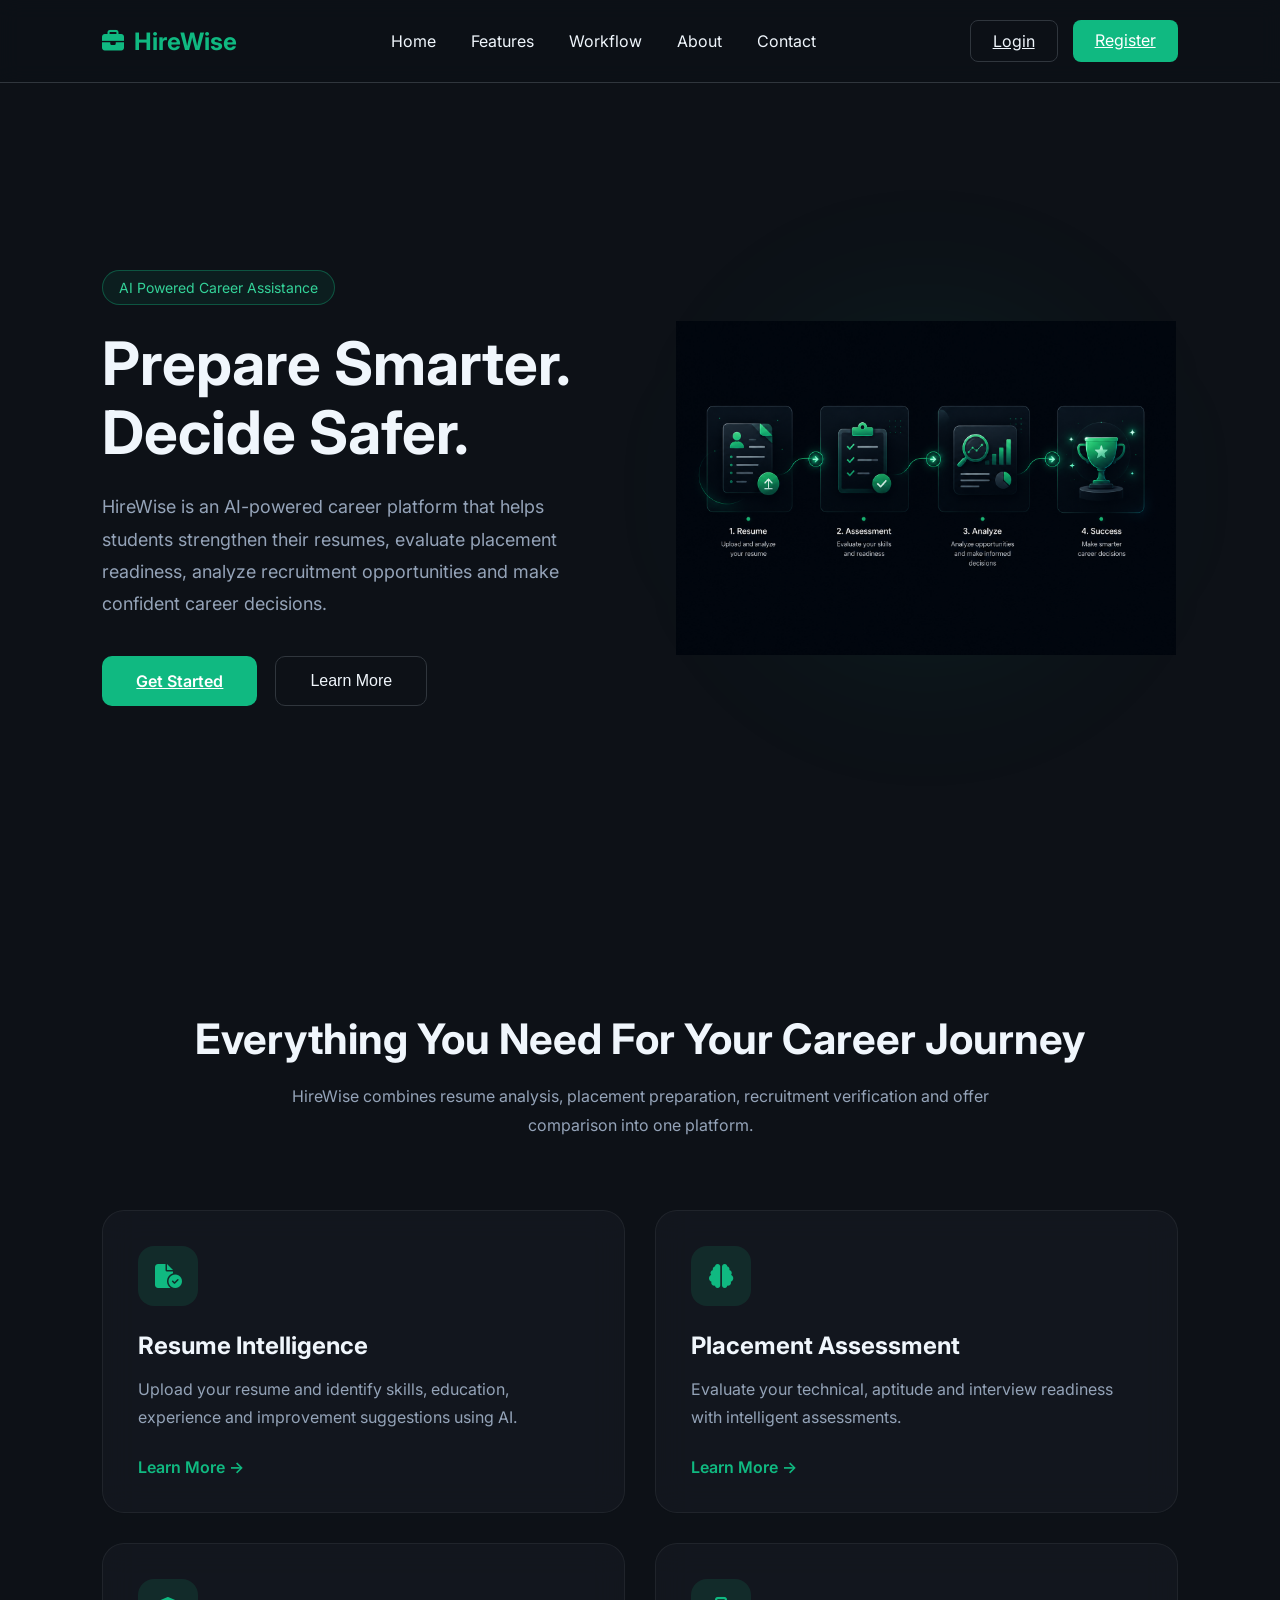
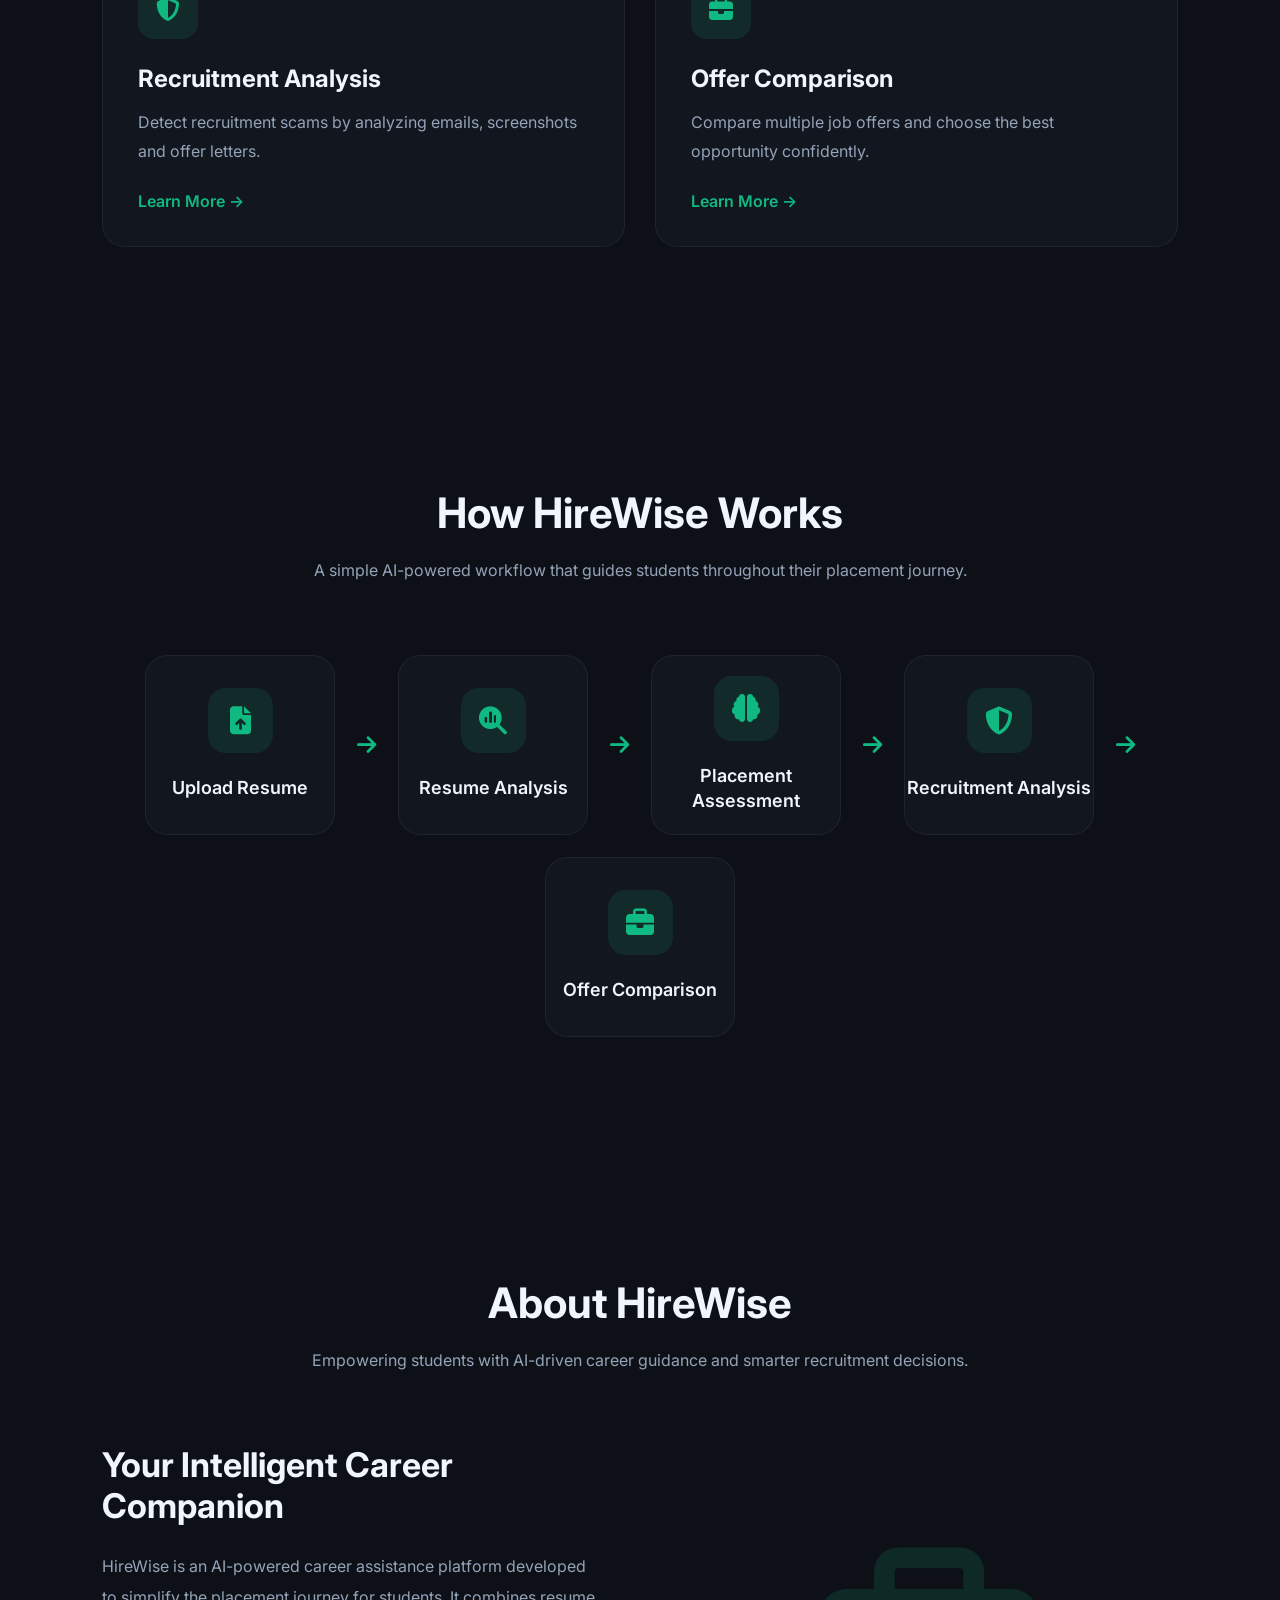
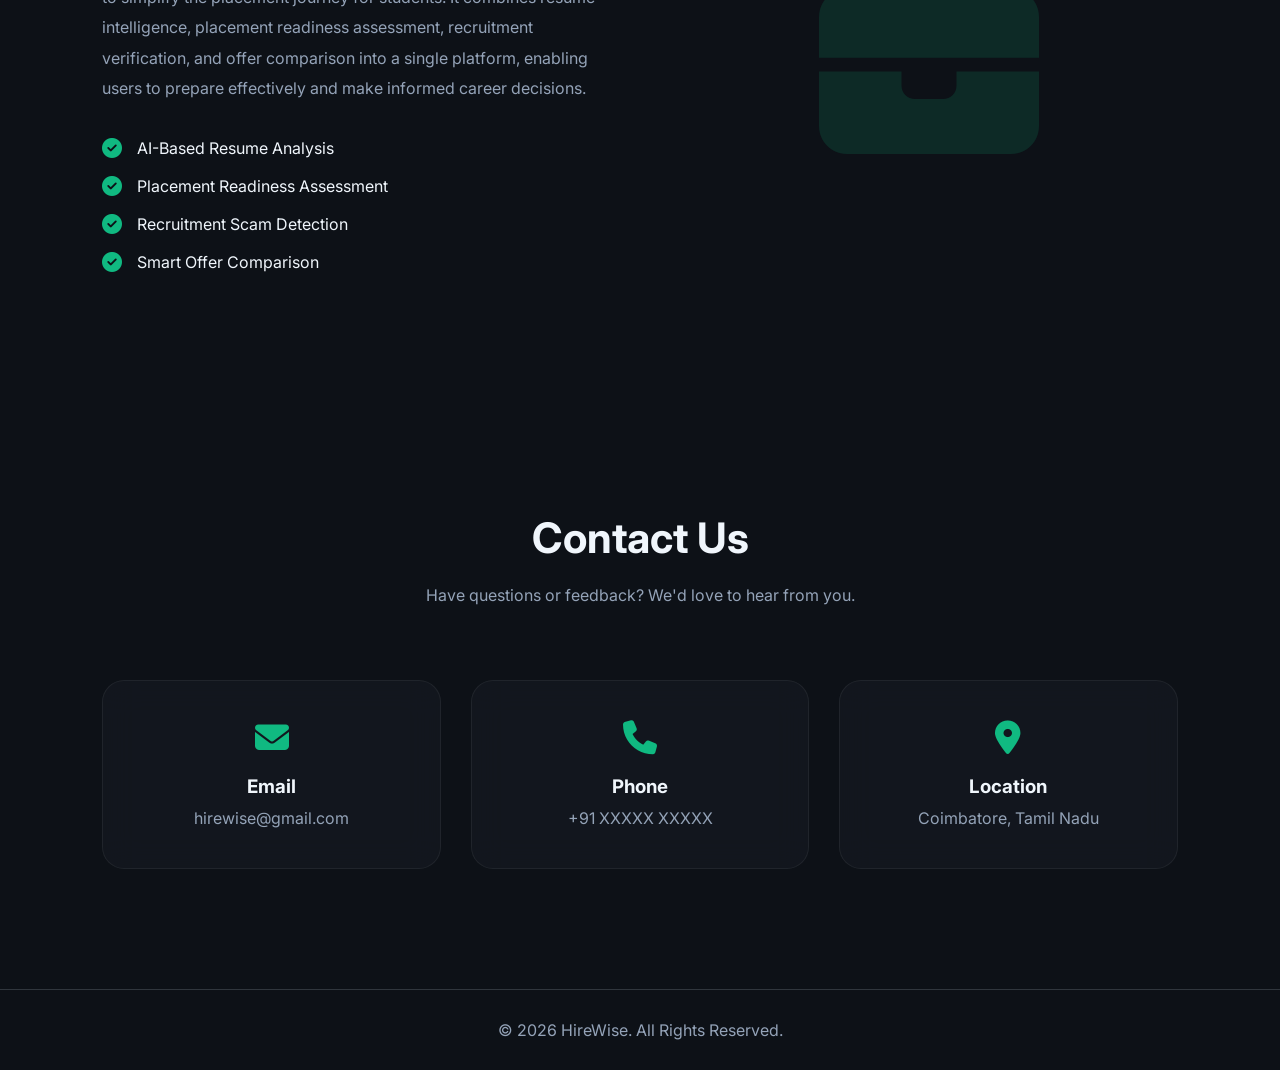
<file: index.html>
<!DOCTYPE html>
<html lang="en">

<head>

    <meta charset="UTF-8">
    <meta name="viewport" content="width=device-width, initial-scale=1.0">

    <title>HireWise</title>

    <!-- Google Font -->
    <link href="https://fonts.googleapis.com/css2?family=Inter:wght@300;400;500;600;700&display=swap" rel="stylesheet">

    <!-- Font Awesome -->
    <link rel="stylesheet"
        href="https://cdnjs.cloudflare.com/ajax/libs/font-awesome/6.6.0/css/all.min.css">

    <link rel="stylesheet" href="css/style.css">

</head>

<body>

    <!-- ================= NAVBAR ================= -->

    <nav class="navbar">

        <div class="logo">

            <i class="fa-solid fa-briefcase"></i>
            <span>HireWise</span>

        </div>

        <ul class="nav-links">

            <li><a href="#">Home</a></li>
            <li><a href="#features">Features</a></li>
            <li><a href="#workflow">Workflow</a></li>
            <li><a href="#about">About</a></li>
            <li><a href="#contact">Contact</a></li>

        </ul>

        <div class="nav-buttons">

            <a href="login.html" class="login-btn">Login</a>
            <a href="register.html" class="register-btn">Register</a>

        </div>

    </nav>

    <!-- ================= HERO ================= -->

    <section class="hero">

        <div class="hero-content">

            <span class="hero-tag">
                AI Powered Career Assistance
            </span>

            <h1>

                Prepare Smarter.
                <br>
                Decide Safer.

            </h1>

            <p>

                HireWise is an AI-powered career platform that helps students
                strengthen their resumes, evaluate placement readiness,
                analyze recruitment opportunities and make confident career decisions.

            </p>

            <div class="hero-buttons">

                <a href="register.html" class="primary-btn">Get Started</a>

                <button class="secondary-btn">
                    Learn More
                </button>

            </div>

        </div>

        <div class="hero-image">

            <div class="hero-glow"></div>

            <img src="images/hero.png" alt="HireWise Illustration">

        </div>

    </section>
    <!-- ================= FEATURES ================= -->

<section class="features" id="features">

    <div class="section-title">

        <h2>Everything You Need For Your Career Journey</h2>

        <p>
            HireWise combines resume analysis, placement preparation,
            recruitment verification and offer comparison into one platform.
        </p>

    </div>

    <div class="feature-grid">

        <div class="feature-card">

            <i class="fa-solid fa-file-circle-check"></i>

            <h3>Resume Intelligence</h3>

            <p>

                Upload your resume and identify skills, education,
                experience and improvement suggestions using AI.

            </p>

            <a href="#">Learn More →</a>

        </div>

        <div class="feature-card">

            <i class="fa-solid fa-brain"></i>

            <h3>Placement Assessment</h3>

            <p>

                Evaluate your technical, aptitude and interview readiness
                with intelligent assessments.

            </p>

            <a href="#">Learn More →</a>

        </div>

        <div class="feature-card">

            <i class="fa-solid fa-shield-halved"></i>

            <h3>Recruitment Analysis</h3>

            <p>

                Detect recruitment scams by analyzing emails,
                screenshots and offer letters.

            </p>

            <a href="#">Learn More →</a>

        </div>

        <div class="feature-card">

            <i class="fa-solid fa-briefcase"></i>

            <h3>Offer Comparison</h3>

            <p>

                Compare multiple job offers and choose
                the best opportunity confidently.

            </p>

            <a href="#">Learn More →</a>

        </div>

    </div>

</section>
<!-- ================= WORKFLOW ================= -->

<section class="workflow" id="workflow">

    <div class="section-title">

        <h2>How HireWise Works</h2>

        <p>
            A simple AI-powered workflow that guides students throughout their placement journey.
        </p>

    </div>

    <div class="workflow-container">

        <div class="workflow-step">
            <div class="step-icon">
                <i class="fa-solid fa-file-arrow-up"></i>
            </div>
            <h3>Upload Resume</h3>
        </div>

        <div class="workflow-arrow">
            <i class="fa-solid fa-arrow-right"></i>
        </div>

        <div class="workflow-step">
            <div class="step-icon">
                <i class="fa-solid fa-magnifying-glass-chart"></i>
            </div>
            <h3>Resume Analysis</h3>
        </div>

        <div class="workflow-arrow">
            <i class="fa-solid fa-arrow-right"></i>
        </div>

        <div class="workflow-step">
            <div class="step-icon">
                <i class="fa-solid fa-brain"></i>
            </div>
            <h3>Placement Assessment</h3>
        </div>

        <div class="workflow-arrow">
            <i class="fa-solid fa-arrow-right"></i>
        </div>

        <div class="workflow-step">
            <div class="step-icon">
                <i class="fa-solid fa-shield-halved"></i>
            </div>
            <h3>Recruitment Analysis</h3>
        </div>

        <div class="workflow-arrow">
            <i class="fa-solid fa-arrow-right"></i>
        </div>

        <div class="workflow-step">
            <div class="step-icon">
                <i class="fa-solid fa-briefcase"></i>
            </div>
            <h3>Offer Comparison</h3>
        </div>

    </div>

</section>
<!-- ================= ABOUT ================= -->

<section class="about" id="about">

    <div class="section-title">

        <h2>About HireWise</h2>

        <p>
            Empowering students with AI-driven career guidance and smarter recruitment decisions.
        </p>

    </div>

    <div class="about-container">

        <div class="about-left">

            <h3>Your Intelligent Career Companion</h3>

            <p>
                HireWise is an AI-powered career assistance platform developed to simplify the placement journey for students. It combines resume intelligence, placement readiness assessment, recruitment verification, and offer comparison into a single platform, enabling users to prepare effectively and make informed career decisions.
            </p>

            <div class="about-points">

                <div class="point">
                    <i class="fa-solid fa-circle-check"></i>
                    <span>AI-Based Resume Analysis</span>
                </div>

                <div class="point">
                    <i class="fa-solid fa-circle-check"></i>
                    <span>Placement Readiness Assessment</span>
                </div>

                <div class="point">
                    <i class="fa-solid fa-circle-check"></i>
                    <span>Recruitment Scam Detection</span>
                </div>

                <div class="point">
                    <i class="fa-solid fa-circle-check"></i>
                    <span>Smart Offer Comparison</span>
                </div>

            </div>

        </div>

        <div class="about-right">

            <i class="fa-solid fa-briefcase"></i>

        </div>

    </div>

</section>
<!-- ================= CONTACT ================= -->

<section class="contact" id="contact">

    <div class="section-title">

        <h2>Contact Us</h2>

        <p>
            Have questions or feedback? We'd love to hear from you.
        </p>

    </div>

    <div class="contact-card">

        <div class="contact-item">

            <i class="fa-solid fa-envelope"></i>

            <h3>Email</h3>

            <p>hirewise@gmail.com</p>

        </div>

        <div class="contact-item">

            <i class="fa-solid fa-phone"></i>

            <h3>Phone</h3>

            <p>+91 XXXXX XXXXX</p>

        </div>

        <div class="contact-item">

            <i class="fa-solid fa-location-dot"></i>

            <h3>Location</h3>

            <p>Coimbatore, Tamil Nadu</p>

        </div>

    </div>

</section>
<footer>

    <p>© 2026 HireWise. All Rights Reserved.</p>

</footer>

    <script src="js/script.js"></script>

</body>

</html>
</file>
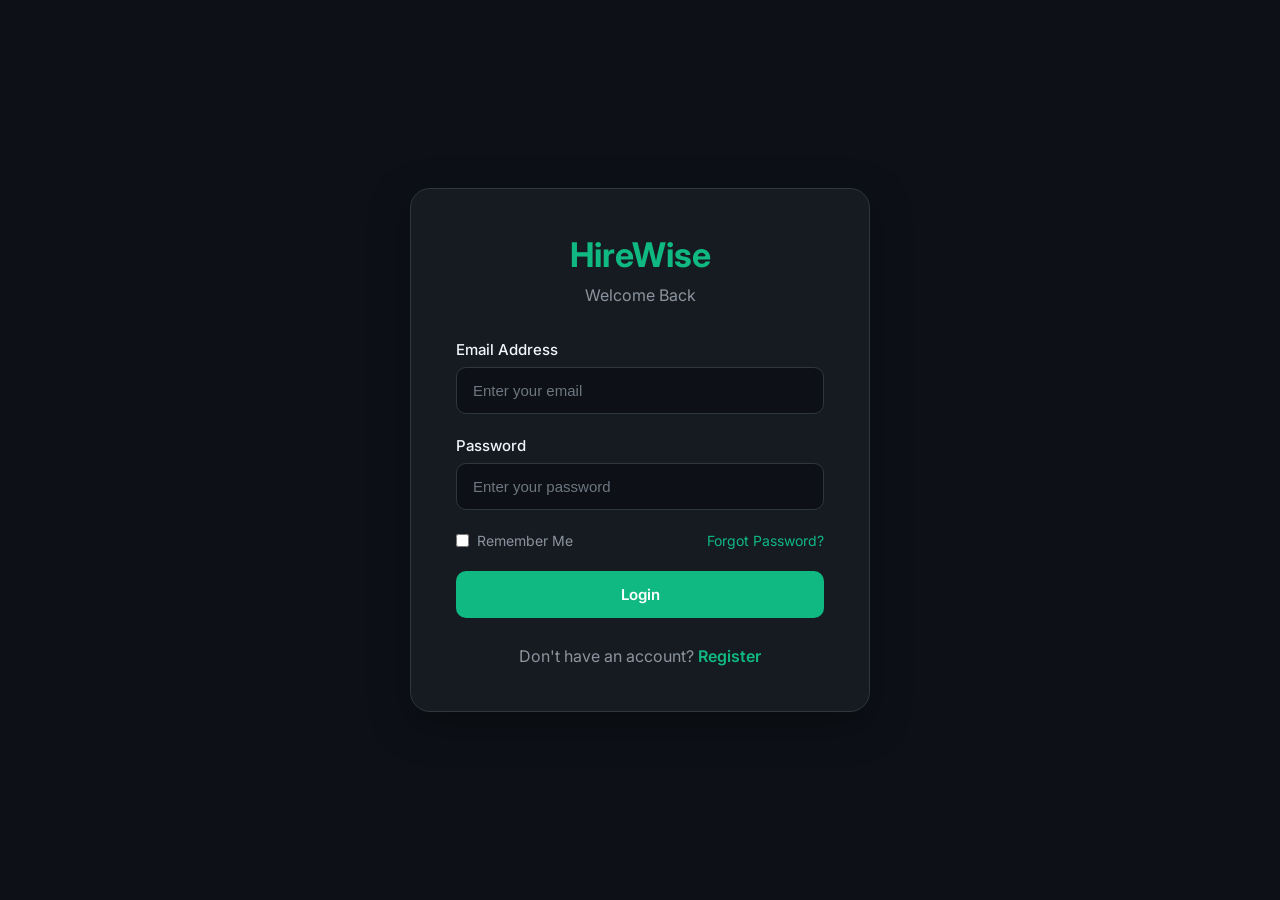
<file: login.html>
<!DOCTYPE html>
<html lang="en">

<head>

    <meta charset="UTF-8">
    <meta name="viewport" content="width=device-width, initial-scale=1.0">

    <title>HireWise | Login</title>

    <link href="https://fonts.googleapis.com/css2?family=Inter:wght@300;400;500;600;700&display=swap" rel="stylesheet">

    <link rel="stylesheet" href="css/auth.css">

</head>

<body>

<div class="login-container">

    <div class="login-card">

        <div class="logo">

            <h1>HireWise</h1>

            <p>Welcome Back</p>

        </div>

        <div id="alertBox" class="auth-alert"></div>

        <form id="loginForm" method="POST">

            <div class="input-group">

                <label>Email Address</label>

                <input type="email" id="email" name="email" placeholder="Enter your email" required>

            </div>

            <div class="input-group">

                <label>Password</label>

                <input type="password" id="password" name="password" placeholder="Enter your password" required>

            </div>

            <div class="options">

                <label>

                    <input type="checkbox" id="rememberMe" name="remember">

                    Remember Me

                </label>

                <a href="#">Forgot Password?</a>

            </div>

            <button type="submit" class="login-btn" id="loginBtn">
                Login
            </button>

        </form>

        <div class="bottom-text">

            Don't have an account?

            <a href="register.html">Register</a>

        </div>

    </div>

</div>

<script src="js/script.js"></script>
</body>

</html>
</file>
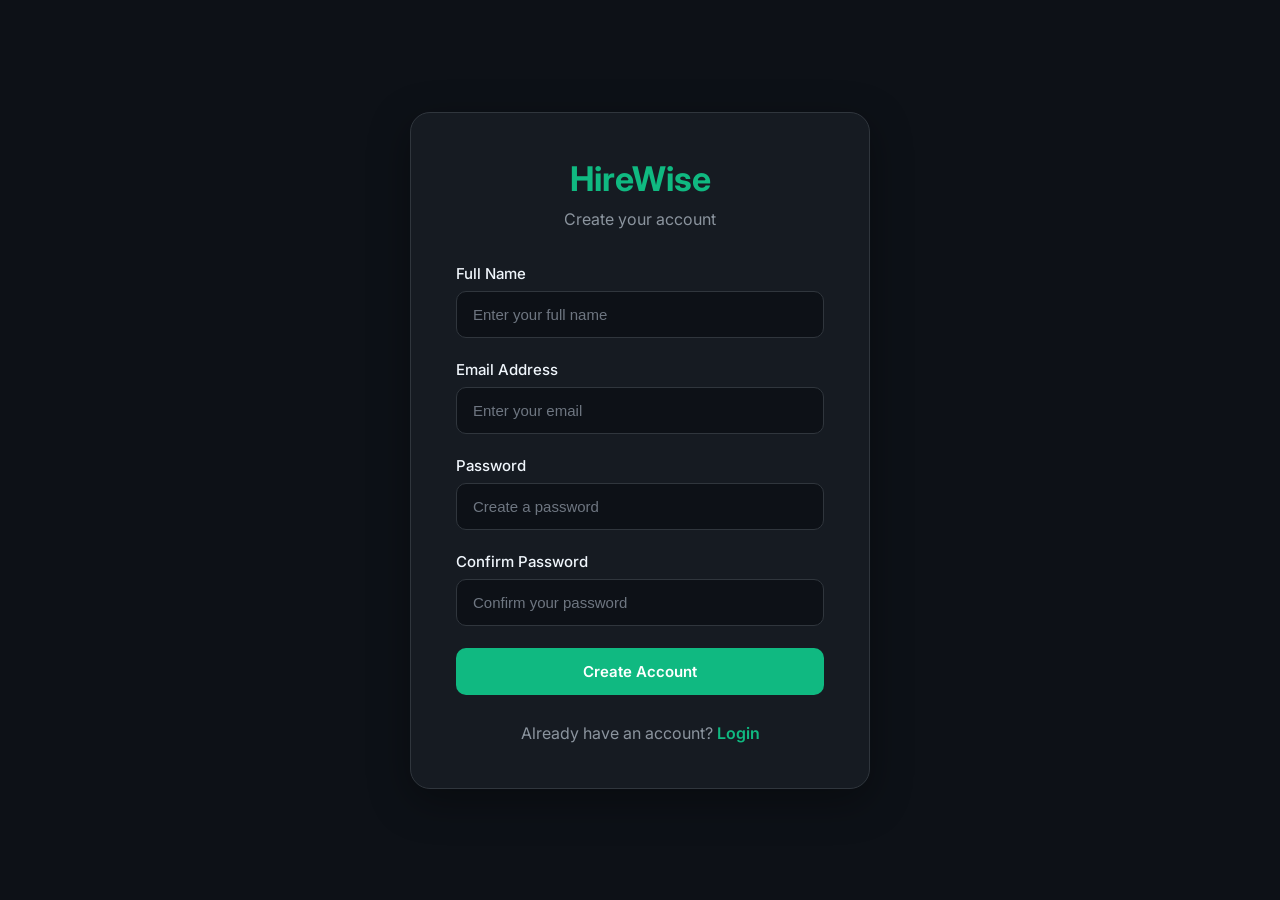
<file: register.html>
<!DOCTYPE html>
<html lang="en">

<head>

    <meta charset="UTF-8">
    <meta name="viewport" content="width=device-width, initial-scale=1.0">

    <title>HireWise | Register</title>

    <!-- Google Font -->
    <link href="https://fonts.googleapis.com/css2?family=Inter:wght@300;400;500;600;700&display=swap" rel="stylesheet">

    <!-- Auth CSS -->
    <link rel="stylesheet" href="css/auth.css">

</head>

<body>

    <div class="login-container">

        <div class="login-card">

            <div class="logo">

                <h1>HireWise</h1>

                <p>Create your account</p>

            </div>

            <div id="alertBox" class="auth-alert"></div>

            <form id="registerForm" method="POST">

                <div class="input-group">

                    <label>Full Name</label>

                    <input type="text" id="name" name="name" placeholder="Enter your full name" required minlength="2">

                </div>

                <div class="input-group">

                    <label>Email Address</label>

                    <input type="email" id="email" name="email" placeholder="Enter your email" required>

                </div>

                <div class="input-group">

                    <label>Password</label>

                    <input type="password" id="password" name="password" placeholder="Create a password" required minlength="6">

                </div>

                <div class="input-group">

                    <label>Confirm Password</label>

                    <input type="password" id="confirmPassword" name="confirm_password" placeholder="Confirm your password" required minlength="6">

                </div>

                <button type="submit" class="login-btn" id="submitBtn">
                    Create Account
                </button>

            </form>

            <div class="bottom-text">

                Already have an account?

                <a href="login.html">Login</a>

            </div>

        </div>

    </div>

    <script src="js/script.js"></script>
</body>

</html>
</file>
<file: css/style.css>
/* =========================
   GLOBAL STYLES
========================= */

*{
    margin:0;
    padding:0;
    box-sizing:border-box;
}

html{
    scroll-behavior:smooth;
}

body{

    font-family:'Inter',sans-serif;
    background:#0D1117;
    color:#F0F6FC;
    overflow-x:hidden;

}

/* =========================
   NAVBAR
========================= */

.navbar{

    display:flex;
    justify-content:space-between;
    align-items:center;

    padding:20px 8%;

    position:sticky;
    top:0;

    background:rgba(13,17,23,.92);
    backdrop-filter:blur(10px);

    border-bottom:1px solid #30363D;

    z-index:1000;

}

.logo{

    display:flex;
    align-items:center;
    gap:10px;

    color:#10B981;

    font-size:24px;
    font-weight:700;

}

.logo i{

    font-size:22px;

}

.nav-links{

    display:flex;
    list-style:none;
    gap:35px;

}

.nav-links a{

    text-decoration:none;
    color:#F0F6FC;

    transition:.3s;

}

.nav-links a:hover{

    color:#10B981;

}

.nav-buttons{

    display:flex;
    gap:15px;

}

.login-btn{

    background:transparent;

    color:#F0F6FC;

    border:1px solid #30363D;

    padding:10px 22px;

    border-radius:8px;

    cursor:pointer;

    transition:.3s;

}

.login-btn:hover{

    color:#10B981;
    border-color:#10B981;

}

.register-btn{

    background:#10B981;

    color:white;

    border:none;

    padding:10px 22px;

    border-radius:8px;

    cursor:pointer;

    transition:.3s;

}

.register-btn:hover{

    background:#059669;

    transform:translateY(-2px);

}

/* =========================
   HERO SECTION
========================= */

.hero{

    display:flex;

    justify-content:space-between;

    align-items:center;

    min-height:90vh;

    padding:0 8%;

    gap:70px;

}

.hero-content{

    flex:1;

}

.hero-tag{

    display:inline-block;

    padding:8px 16px;

    border-radius:50px;

    border:1px solid rgba(16,185,129,.35);

    background:rgba(16,185,129,.08);

    color:#34D399;

    font-size:14px;

    margin-bottom:24px;

}

.hero-content h1{

    font-size:60px;

    line-height:1.15;

    margin-bottom:24px;

}

.hero-content p{

    color:#94A3B8;

    font-size:18px;

    line-height:1.8;

    max-width:600px;

    margin-bottom:35px;

}

.hero-buttons{

    display:flex;

    gap:18px;

}

.primary-btn{

    background:#10B981;

    color:white;

    border:none;

    padding:15px 34px;

    border-radius:10px;

    cursor:pointer;

    font-size:16px;

    font-weight:600;

    transition:.3s;

}

.primary-btn:hover{

    transform:translateY(-3px);

    background:#059669;

    box-shadow:0 10px 30px rgba(16,185,129,.25);

}

.secondary-btn{

    background:transparent;

    color:#F0F6FC;

    border:1px solid #30363D;

    padding:15px 34px;

    border-radius:10px;

    cursor:pointer;

    font-size:16px;

    transition:.3s;

}

.secondary-btn:hover{

    color:#10B981;

    border-color:#10B981;

}

/* =========================
   HERO IMAGE
========================= */

.hero-image{

    flex:1;

    display:flex;

    justify-content:center;

    align-items:center;

    position:relative;
    
    border:#059669;

    border-radius:5px;

}

.hero-glow{

    position:absolute;

    width:430px;

    height:430px;

    border-radius:50%;

    background:
    radial-gradient(circle,
    rgba(16,185,129,.16) 0%,
    rgba(16,185,129,.07) 35%,
    transparent 75%);

    filter:blur(70px);

    z-index:0;

}

.hero-image img{

    width:100%;

    max-width:500px;

    position:relative;

    z-index:2;

    animation:float 6s ease-in-out infinite;

}

/* =========================
   FLOAT ANIMATION
========================= */

@keyframes float{

    0%{

        transform:translateY(0);

    }

    50%{

        transform:translateY(-12px);

    }

    100%{

        transform:translateY(0);

    }

}

/* =========================
   RESPONSIVE
========================= */

@media(max-width:1000px){

    .navbar{

        flex-direction:column;

        gap:20px;

    }

    .hero{

        flex-direction:column-reverse;

        text-align:center;

        padding:60px 8%;

    }

    .hero-content{

        width:100%;

    }

    .hero-content p{

        margin:auto;

        margin-bottom:35px;

    }

    .hero-buttons{

        justify-content:center;

    }

    .hero-content h1{

        font-size:46px;

    }

    .hero-image img{

        max-width:420px;

    }

}
/* ================= FEATURES ================= */

.features{

    padding:120px 8%;

}

.section-title{

    text-align:center;

    margin-bottom:70px;

}

.section-title h2{

    font-size:42px;

    margin-bottom:18px;

}

.section-title p{

    color:#94A3B8;

    max-width:700px;

    margin:auto;

    line-height:1.8;

}

.feature-grid{

    display:grid;

    grid-template-columns:repeat(2,1fr);

    gap:30px;

}

.feature-card{

    background:rgba(22,27,34,.65);

    backdrop-filter:blur(16px);

    border:1px solid rgba(255,255,255,.06);

    border-radius:22px;

    padding:35px;

    transition:.35s;

}

.feature-card:hover{

    transform:translateY(-8px);

    border-color:#10B981;

    box-shadow:0 20px 40px rgba(16,185,129,.10);

}

.feature-card i{

    width:60px;

    height:60px;

    border-radius:16px;

    display:flex;

    justify-content:center;

    align-items:center;

    background:rgba(16,185,129,.12);

    color:#10B981;

    font-size:24px;

    margin-bottom:25px;

}

.feature-card h3{

    font-size:24px;

    margin-bottom:15px;

}

.feature-card p{

    color:#94A3B8;

    line-height:1.8;

    margin-bottom:25px;

}

.feature-card a{

    text-decoration:none;

    color:#10B981;

    font-weight:600;

}
/* ================= WORKFLOW ================= */

.workflow{

    padding:120px 8%;

}

.workflow-container{

    display:flex;

    justify-content:center;

    align-items:center;

    gap:22px;

    flex-wrap:wrap;

    margin-top:70px;

}

.workflow-step{

    width:190px;

    height:180px;

    background:rgba(22,27,34,.65);

    backdrop-filter:blur(14px);

    border:1px solid rgba(255,255,255,.06);

    border-radius:22px;

    display:flex;

    flex-direction:column;

    justify-content:center;

    align-items:center;

    transition:.35s;

}

.workflow-step:hover{

    transform:translateY(-8px);

    border-color:#10B981;

    box-shadow:0 18px 40px rgba(16,185,129,.12);

}

.step-icon{

    width:65px;

    height:65px;

    border-radius:18px;

    display:flex;

    justify-content:center;

    align-items:center;

    background:rgba(16,185,129,.12);

    margin-bottom:22px;

}

.step-icon i{

    font-size:28px;

    color:#10B981;

}

.workflow-step h3{

    font-size:18px;

    font-weight:600;

    text-align:center;

    line-height:1.4;

}

.workflow-arrow{

    font-size:22px;

    color:#10B981;

}
/* ================= ABOUT ================= */

.about{

    padding:120px 8%;

}

.about-container{

    display:flex;

    justify-content:space-between;

    align-items:center;

    gap:80px;

}

.about-left{

    flex:1;

}

.about-left h3{

    font-size:34px;

    margin-bottom:25px;

}

.about-left p{

    color:#94A3B8;

    line-height:1.9;

    margin-bottom:35px;

}

.about-points{

    display:flex;

    flex-direction:column;

    gap:18px;

}

.point{

    display:flex;

    align-items:center;

    gap:15px;

}

.point i{

    color:#10B981;

    font-size:20px;

}

.about-right{

    flex:1;

    display:flex;

    justify-content:center;

    align-items:center;

}

.about-right i{

    font-size:220px;

    color:rgba(16,185,129,.15);

}
/* ================= CONTACT ================= */

.contact{

    padding:120px 8%;

}

.contact-card{

    display:grid;

    grid-template-columns:repeat(3,1fr);

    gap:30px;

}

.contact-item{

    background:rgba(22,27,34,.65);

    backdrop-filter:blur(16px);

    border:1px solid rgba(255,255,255,.06);

    border-radius:22px;

    padding:40px;

    text-align:center;

    transition:.35s;

}

.contact-item:hover{

    transform:translateY(-8px);

    border-color:#10B981;

    box-shadow:0 20px 40px rgba(16,185,129,.10);

}

.contact-item i{

    font-size:34px;

    color:#10B981;

    margin-bottom:20px;

}

.contact-item h3{

    margin-bottom:10px;

}

.contact-item p{

    color:#94A3B8;

}
/* ================= FOOTER ================= */

footer{

    padding:30px;

    text-align:center;

    border-top:1px solid #30363D;

    color:#94A3B8;

}
</file>
<file: css/auth.css>
/* ==========================
   GLOBAL
========================== */

*{
    margin:0;
    padding:0;
    box-sizing:border-box;
}

body{

    font-family:'Inter',sans-serif;
    background:#0D1117;
    color:#F0F6FC;

    display:flex;
    justify-content:center;
    align-items:center;

    min-height:100vh;

}

/* ==========================
   LOGIN CONTAINER
========================== */

.login-container{

    width:100%;
    display:flex;
    justify-content:center;
    align-items:center;

    padding:30px;

}

/* ==========================
   CARD
========================== */

.login-card{

    width:100%;
    max-width:460px;

    background:#161B22;

    border:1px solid #30363D;

    border-radius:20px;

    padding:45px;

    box-shadow:0 12px 40px rgba(0,0,0,.35);

}

/* ==========================
   LOGO
========================== */

.logo{

    text-align:center;

    margin-bottom:35px;

}

.logo h1{

    color:#10B981;

    font-size:34px;

    margin-bottom:10px;

}

.logo p{

    color:#8B949E;

    font-size:16px;

}

/* ==========================
   FORM
========================== */

form{

    display:flex;
    flex-direction:column;

    gap:22px;

}

.input-group{

    display:flex;
    flex-direction:column;

}

.input-group label{

    margin-bottom:8px;

    font-size:15px;

    font-weight:500;

}

.input-group input{

    padding:14px 16px;

    background:#0D1117;

    border:1px solid #30363D;

    border-radius:10px;

    color:#F0F6FC;

    font-size:15px;

    outline:none;

    transition:.3s;

}

.input-group input::placeholder{

    color:#6E7681;

}

.input-group input:focus{

    border-color:#10B981;

    box-shadow:0 0 0 3px rgba(16,185,129,.15);

}

/* ==========================
   OPTIONS
========================== */

.options{

    display:flex;

    justify-content:space-between;

    align-items:center;

    font-size:14px;

}

.options label{

    display:flex;

    align-items:center;

    gap:8px;

    color:#8B949E;

}

.options input{

    accent-color:#10B981;

}

.options a{

    text-decoration:none;

    color:#10B981;

}

.options a:hover{

    text-decoration:underline;

}

/* ==========================
   BUTTON
========================== */

.login-btn{

    width:100%;

    background:#10B981;

    color:white;

    border:none;

    cursor:pointer;

    font-family:inherit;

    font-size:15px;

    display:inline-block;

    text-decoration:none;

    text-align:center;

    padding:14px;

    border-radius:10px;

    font-weight:600;

    transition:.3s;

}

.login-btn:hover{

    background:#059669;

}

.login-btn:disabled{

    opacity: 0.6;

    cursor: not-allowed;

}

.auth-alert{

    padding: 12px 16px;

    border-radius: 10px;

    font-size: 14px;

    line-height: 1.5;

    display: none;

    margin-bottom: 20px;

}

.auth-alert.error{

    display: block;

    background: rgba(239, 68, 68, 0.15);

    border: 1px solid rgba(239, 68, 68, 0.4);

    color: #F87171;

}

.auth-alert.success{

    display: block;

    background: rgba(16, 185, 129, 0.15);

    border: 1px solid rgba(16, 185, 129, 0.4);

    color: #34D399;

}

/* ==========================
   BOTTOM TEXT
========================== */

.bottom-text{

    margin-top:28px;

    text-align:center;

    color:#8B949E;

}

.bottom-text a{

    color:#10B981;

    text-decoration:none;

    font-weight:600;

}

.bottom-text a:hover{

    text-decoration:underline;

}
</file>
